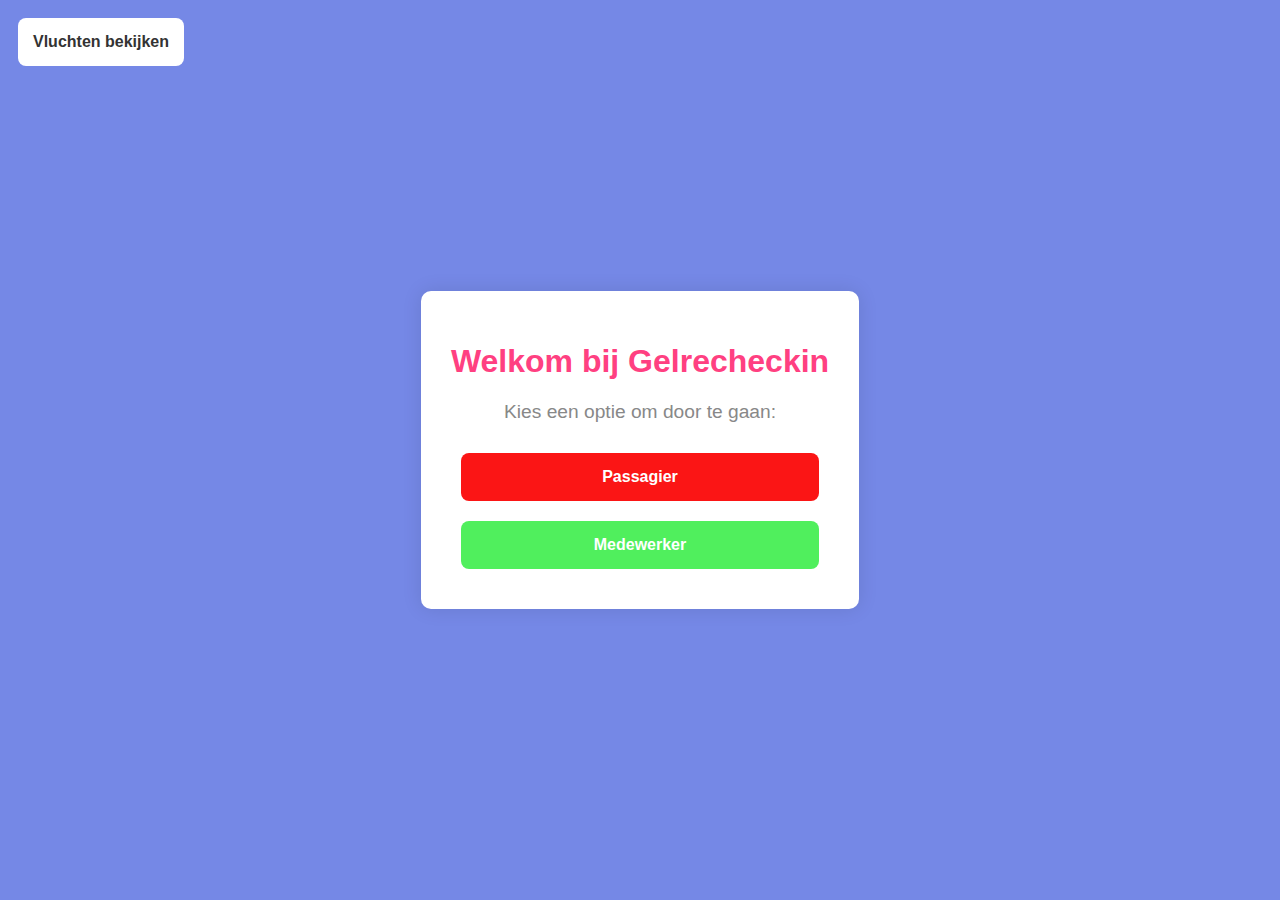
<file: beroepsopdrachtrepository/index.html>
<!DOCTYPE html>
<html lang="nl">
<head>
    <meta charset="UTF-8">
    <meta name="viewport" content="width=device-width, initial-scale=1.0">
    <link rel="stylesheet" href="style.css">
    <title>Gelrecheckin</title>
</head>
<body>
    <div class="houder">
        <h1>Welkom bij Gelrecheckin</h1>
        <p>Kies een optie om door te gaan:</p>
        <div class="opties">
            <a href="passagierinlog.html" class="passagier">Passagier</a>
            <a href="medewerkerinlog.html" class="medewerker">Medewerker</a>
            <a href="vluchtinformatie.html" class="beginscherm">Vluchten bekijken</a>
        </div>
    </div>
</body>
</html>
</file>
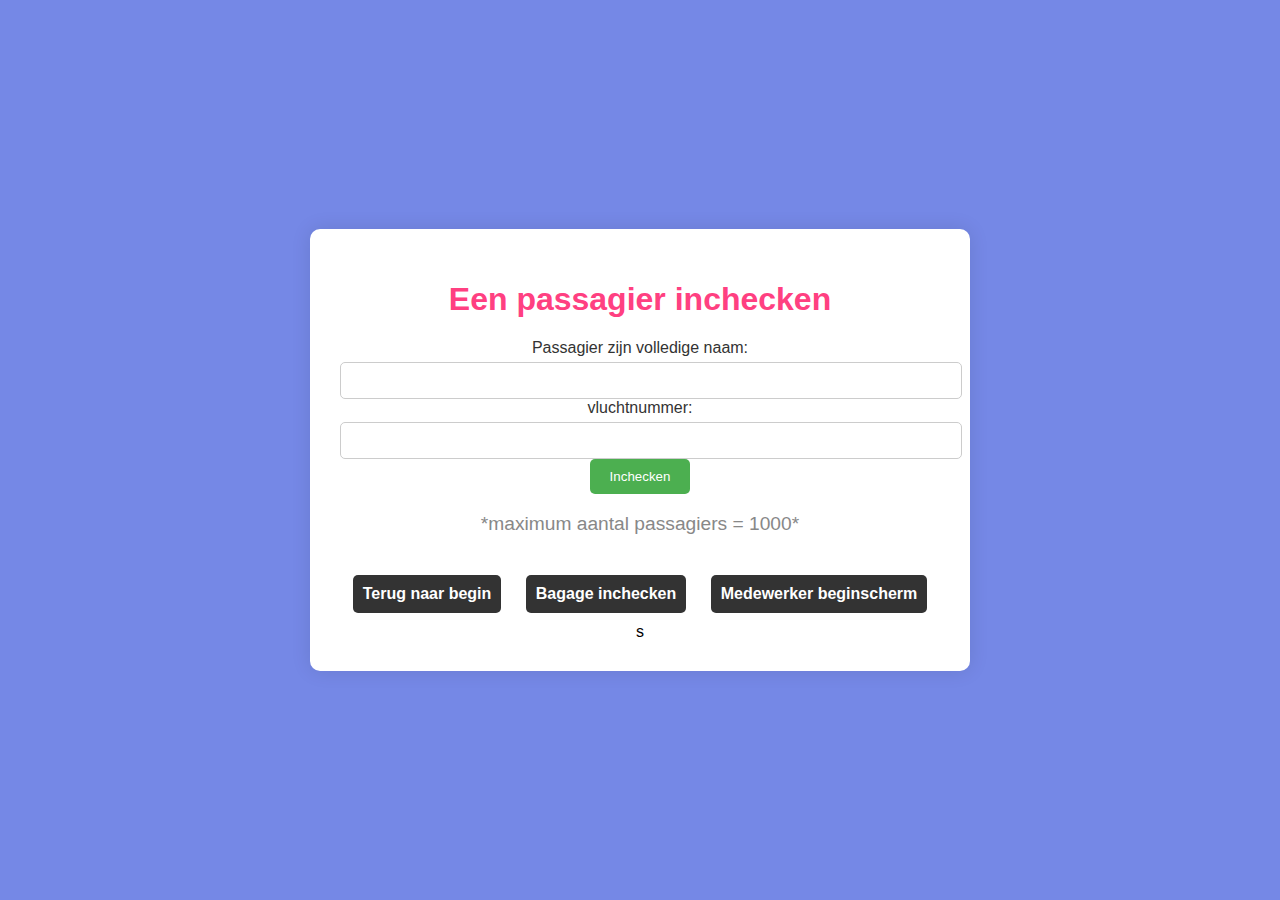
<file: beroepsopdrachtrepository/alsmedewerkerpassinchecken.html>
<!DOCTYPE html>
<html lang="nl">
<head>
    <meta charset="UTF-8">
    <meta name="viewport" content="width=device-width, initial-scale=1.0">
    <link rel="stylesheet" href="style.css">
    <title>Een passagier inchecken als medewerker</title>
</head>
<body>
    <div class="houder">
        <h1>Een passagier inchecken </h1>
  
          
            <label for="baggagegewicht">Passagier zijn volledige naam:</label>
            <input type="GET" id="baggagegewicht" name="baggagegewicht">
            <label for="baggagegewicht">vluchtnummer:</label>
            <input type="GET" id="baggagegewicht" name="baggagegewicht">
           
            
            <button type="submit" class="checkin-button">Inchecken</button>
            <p>*maximum aantal passagiers = 1000*</p>
            
        
        </form>
        <a href="index.html" class="Terugknop">Terug naar begin</a>
        <a href="vluchtbagageincheck.html" class="Terugknop">Bagage inchecken</a>
        <a href="medewerkerinlog.html" class="Terugknop">Medewerker beginscherm</a>s
        
    </div>
</body>
</html>
</file>
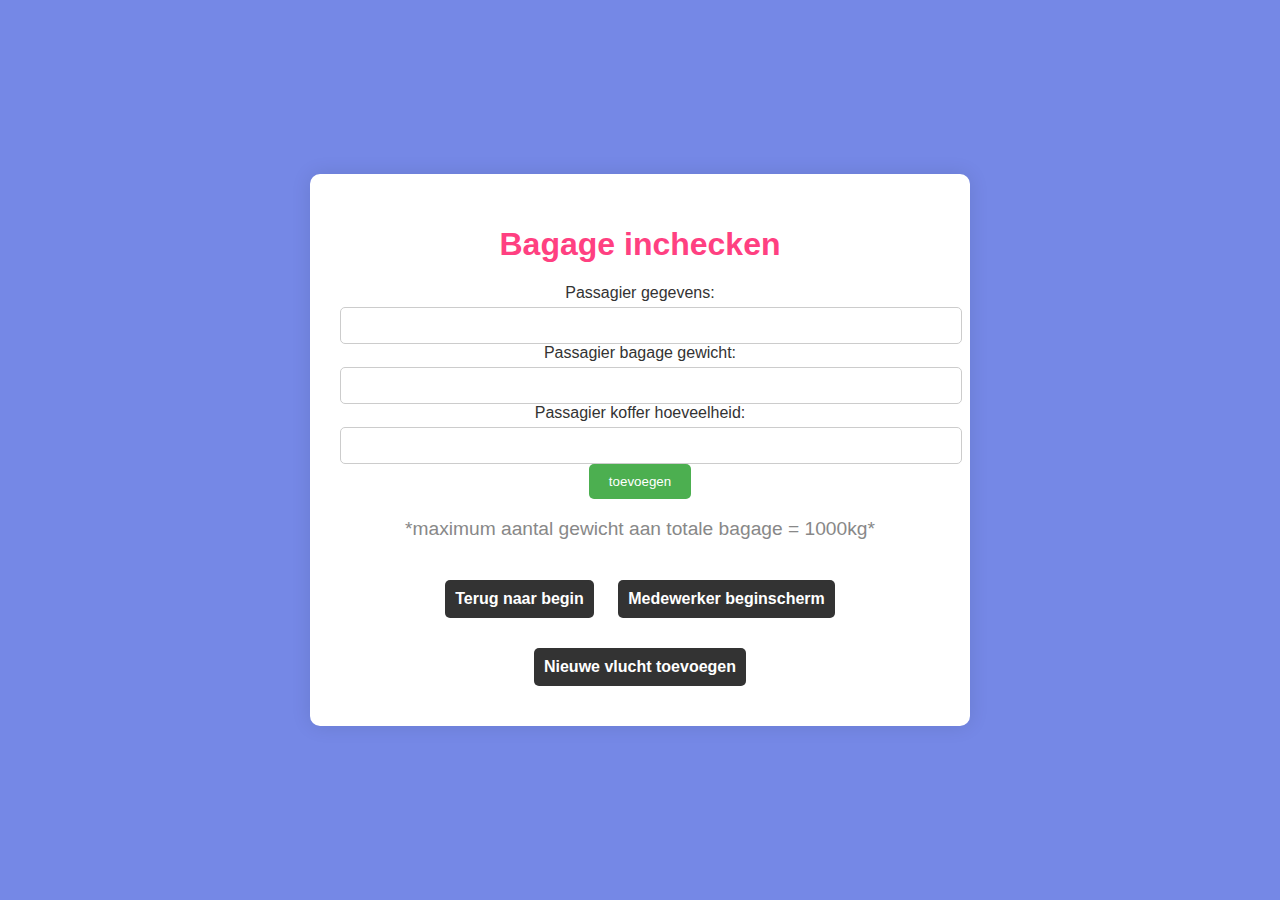
<file: beroepsopdrachtrepository/bagagealsmed.html>
<!DOCTYPE html>
<html lang="nl">
<head>
    <meta charset="UTF-8">
    <meta name="viewport" content="width=device-width, initial-scale=1.0">
    <link rel="stylesheet" href="style.css">
    <title>Baggage Check-In</title>
</head>
<body>
    <div class="houder">
        <h1>Bagage inchecken</h1>
  
          
            <label for="baggageWeight">Passagier gegevens:</label>
            <input type="GET" id="baggageWeight" name="baggageWeight">
            <label for="baggageWeight">Passagier bagage gewicht:</label>
            <input type="GET" id="baggageWeight" name="baggageWeight">
            <label for="baggageWeight">Passagier koffer hoeveelheid:</label>
            <input type="GET" id="baggageWeight" name="baggageWeight">
            

            <button type="submit" class="checkin-button">toevoegen</button>
            <p>*maximum aantal gewicht aan totale bagage = 1000kg*</p>
          
        </form>
        <a href="index.html" class="Terugknop">Terug naar begin</a>
        <a href="medewerkerinlog.html" class="Terugknop">Medewerker beginscherm</a>
        <a href="nieuwevlucht.html" class="Terugknop">Nieuwe vlucht toevoegen</a>  
    </div>
</body>
</html>
</file>
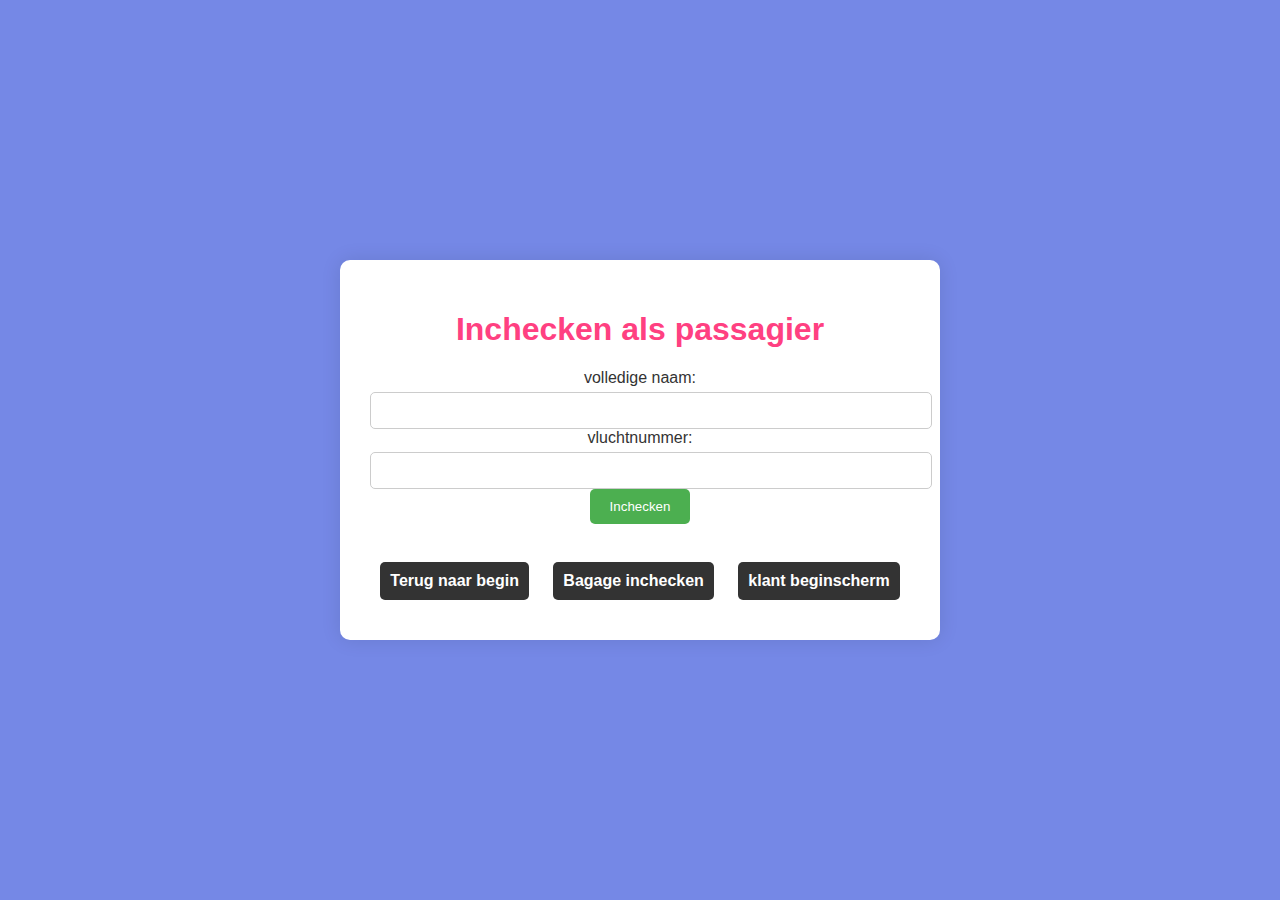
<file: beroepsopdrachtrepository/klant-incheck.html>
<!DOCTYPE html>
<html lang="nl">
<head>
    <meta charset="UTF-8">
    <meta name="viewport" content="width=device-width, initial-scale=1.0">
    <link rel="stylesheet" href="style.css">
    <title>Baggage Check-In</title>
</head>
<body>
    <div class="houder">
        <h1>Inchecken als passagier </h1>
  
          
            <label for="gegevens">volledige naam:</label>
            <input type="GET" id="gegevens" name="gegevens">
            <label for="gegevens">vluchtnummer:</label>
            <input type="GET" id="gegevens" name="gegevens">

            <button type="submit" class="checkin-button">Inchecken</button>
            <br>
            <br>
        </form>
        <a href="index.html" class="Terugknop">Terug naar begin</a>
        <a href="vluchtbagageincheck.html" class="Terugknop">Bagage inchecken</a>
        <a href="passagierinlog.html" class="Terugknop">klant beginscherm</a>
    </div>
</body>
</html>
</file>
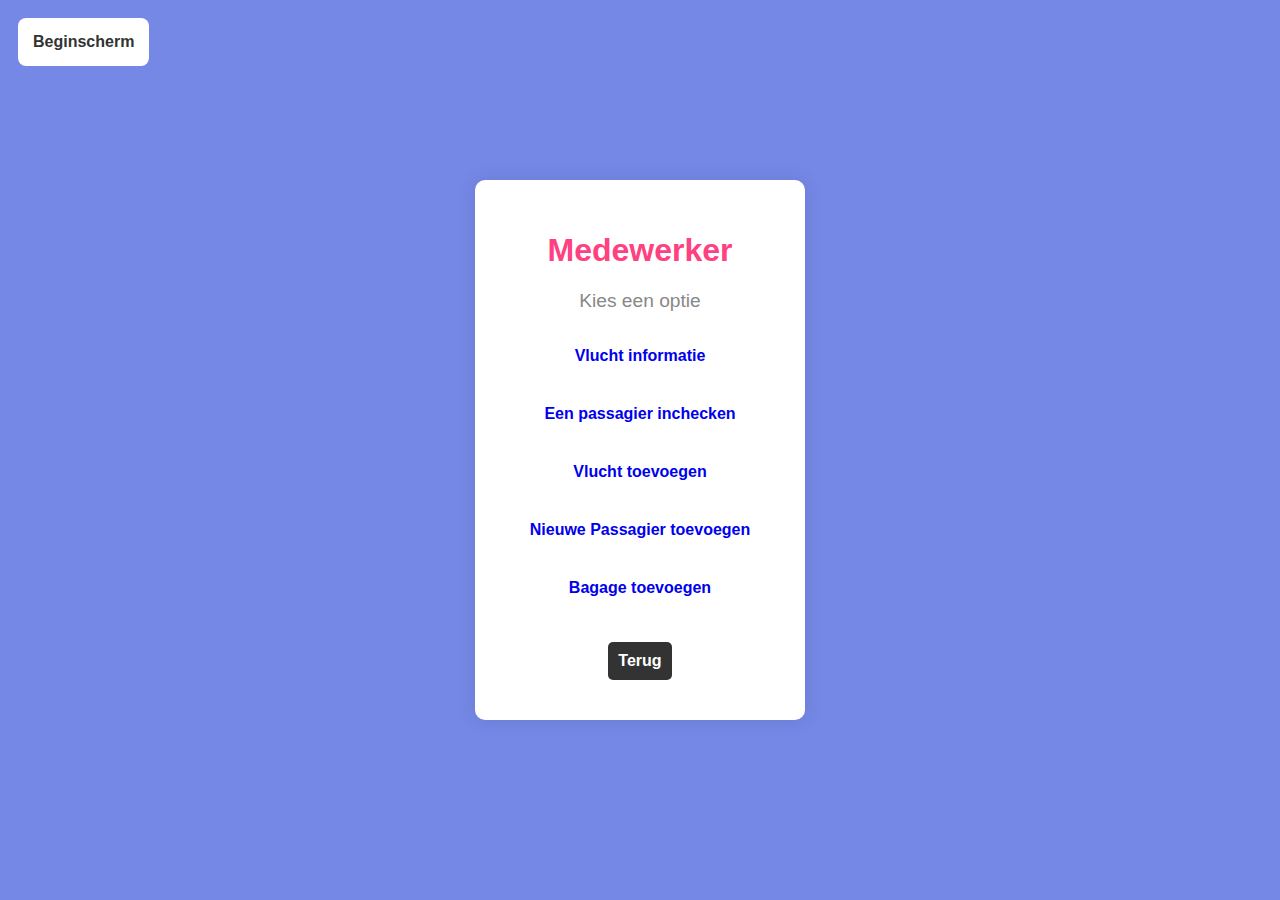
<file: beroepsopdrachtrepository/medewerkerinlog.html>
<!DOCTYPE html>
<html lang="nl">
<head>
    <meta charset="UTF-8">
    <meta name="viewport" content="width=device-width, initial-scale=1.0">
    <link rel="stylesheet" href="style.css">
    <title>Medewerker Inlog</title>
</head>
<body>
    <div class="houder">
        <h1>Medewerker</h1>
        <p>Kies een optie</p>
        <div class="">
            <a href="vluchtinfomedewerker.html" class="vluchtdingen">Vlucht informatie</a>
            <a href="alsmedewerkerpassinchecken.html" class="vluchtdingen">Een passagier inchecken</a>
            <a href="nieuwevlucht.html" class="vluchtdingen">Vlucht toevoegen</a>
            <a href="nieuwepassagier.html" class="vluchtdingen">Nieuwe Passagier toevoegen</a>
            <a href="bagagealsmed.html" class="vluchtdingen">Bagage toevoegen</a>
            
            <a href="index.html" class="beginscherm">Beginscherm</a>
        </div>
        <a href="index.html" class="Terugknop">Terug</a>
    </div>
</body>
</html>
</file>
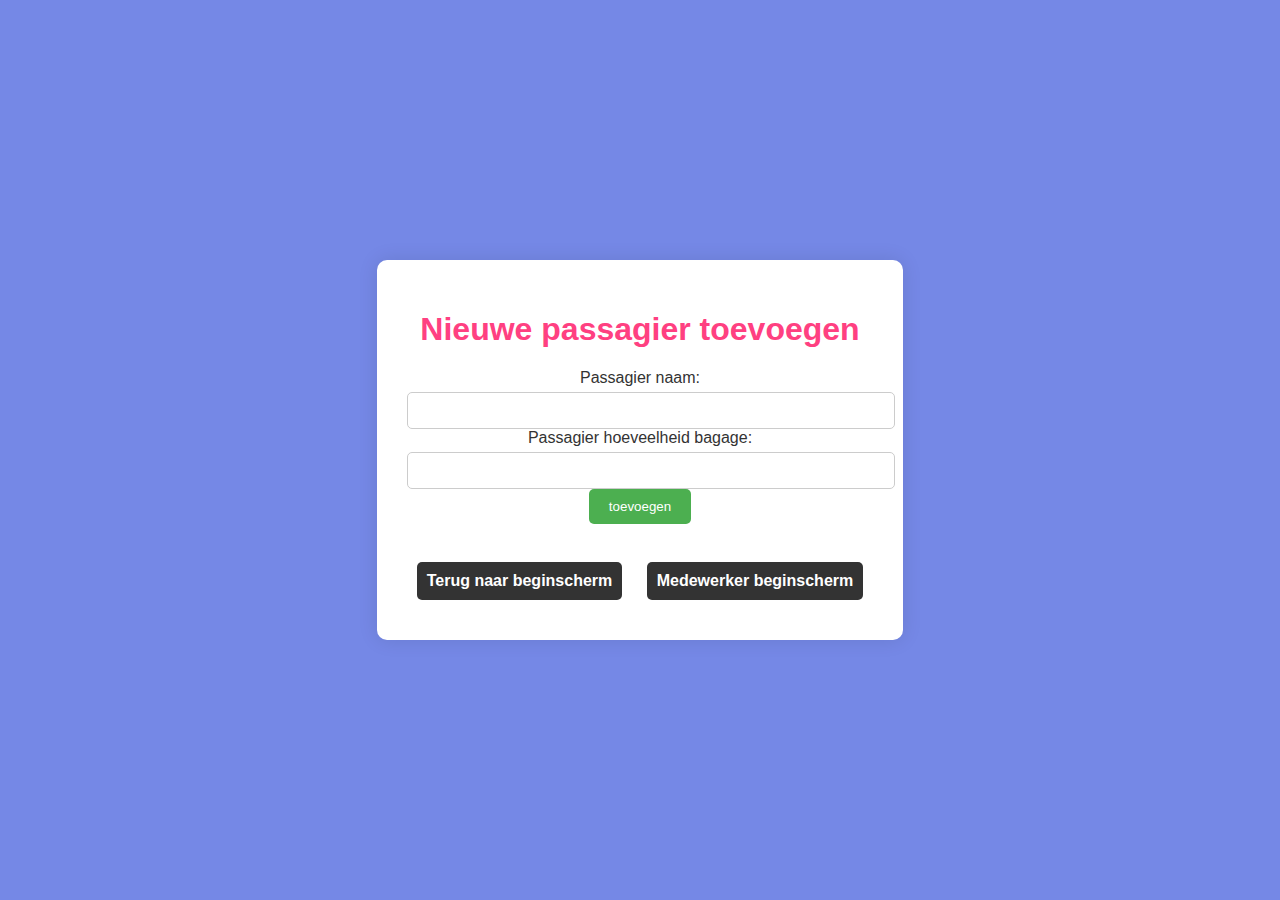
<file: beroepsopdrachtrepository/nieuwepassagier.html>
<!DOCTYPE html>
<html lang="nl">
<head>
    <meta charset="UTF-8">
    <meta name="viewport" content="width=device-width, initial-scale=1.0">
    <link rel="stylesheet" href="style.css">
    <title>Nieuwe passagier toevoegen</title>
</head>
<body>
    <div class="houder">
        <h1>Nieuwe passagier toevoegen</h1>
  
          
            <label for="passagier">Passagier naam:</label>
            <input type="GET" id="passagier" name="passagier">
            <label for="passagier">Passagier hoeveelheid bagage:</label>
            <input type="GET" id="passagier" name="passagier">
            
            

            <button type="submit" class="checkin-button">toevoegen</button>
            <br>
            <br>
        </form>
        <a href="index.html" class="Terugknop">Terug naar beginscherm</a>  
        <a href="medewerkerinlog.html" class="Terugknop">Medewerker beginscherm</a>    
    </div>
</body>
</html>
</file>
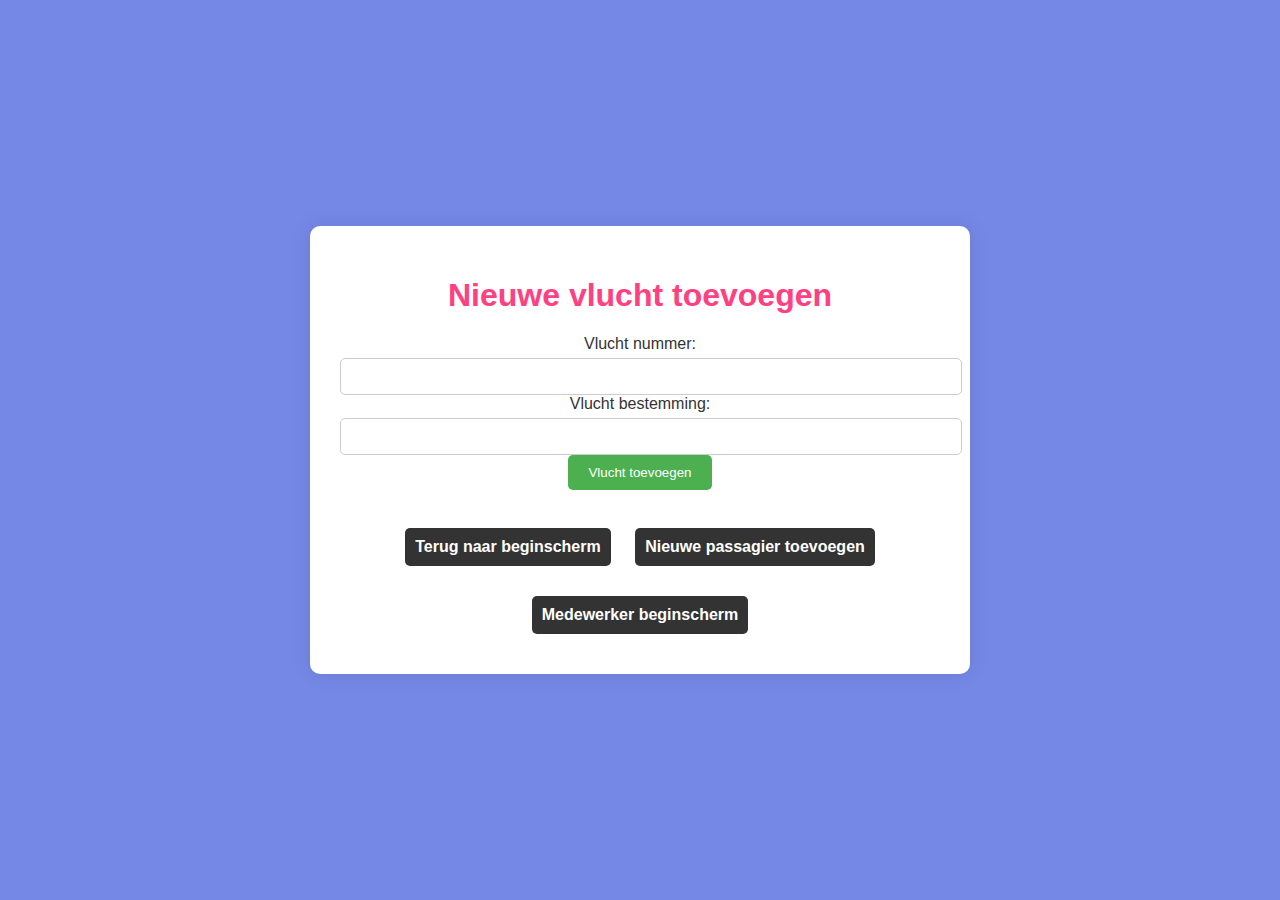
<file: beroepsopdrachtrepository/nieuwevlucht.html>
<!DOCTYPE html>
<html lang="nl">
<head>
    <meta charset="UTF-8">
    <meta name="viewport" content="width=device-width, initial-scale=1.0">
    <link rel="stylesheet" href="style.css">
    <title>Nieuwe vlucht toevoegen</title>
</head>
<body>
    <div class="houder">
        <h1>Nieuwe vlucht toevoegen</h1>
  
          
            <label for="baggageWeight">Vlucht nummer:</label>
            <input type="GET" id="baggageWeight" name="baggageWeight">
            <label for="baggageWeight">Vlucht bestemming:</label>
            <input type="GET" id="baggageWeight" name="baggageWeight">
            
            

            <button type="submit" class="checkin-button">Vlucht toevoegen</button>
            <br>
            <br>
        </form>
        <a href="index.html" class="Terugknop">Terug naar beginscherm</a>
        <a href="nieuwepassagier.html" class="Terugknop">Nieuwe passagier toevoegen</a>       
        <a href="medewerkerinlog.html" class="Terugknop">Medewerker beginscherm</a>
    </div>
</body>
</html>
</file>
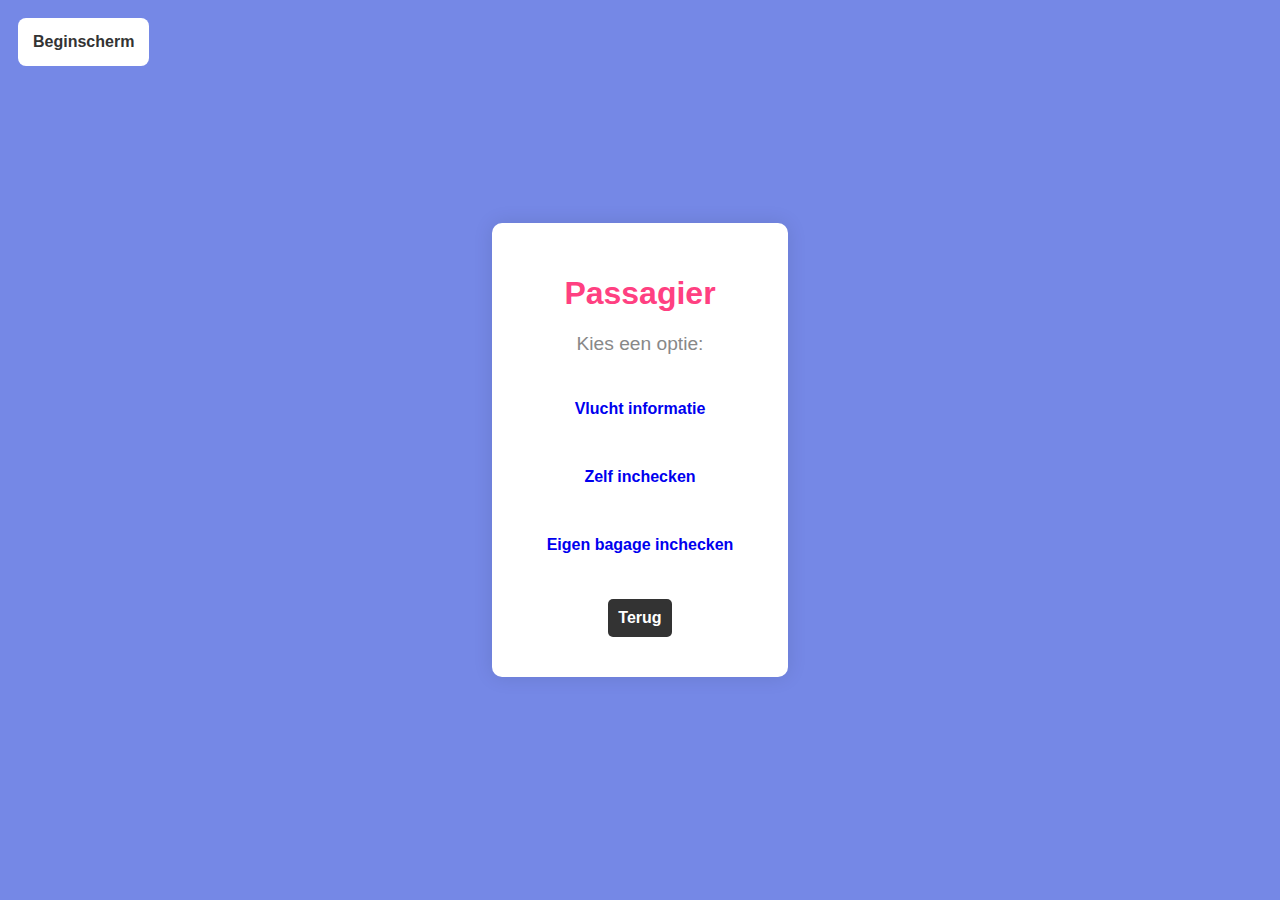
<file: beroepsopdrachtrepository/passagierinlog.html>
<!DOCTYPE html>
<html lang="nl">
<head>
    <meta charset="UTF-8">
    <meta name="viewport" content="width=device-width, initial-scale=1.0">
    <link rel="stylesheet" href="style.css">
    <title>Passagier inlog</title>
</head>
<body>
    <div class="houder">
        <h1>Passagier</h1>
        <p>Kies een optie:</p>
        <div class="opties">
            <a href="vluchtinformatie.html" class="vluchtinformatie">Vlucht informatie</a>
            <a href="klant-incheck.html" class="vluchtinformatie">Zelf inchecken</a>
            <a href="vluchtbagageincheck.html" class="vluchtinformatie">Eigen bagage inchecken</a>
        </div>
        <a href="index.html" class="Terugknop">Terug</a>
        <a href="index.html" class="beginscherm">Beginscherm</a>
    </div>
</body>
</html>
</file>
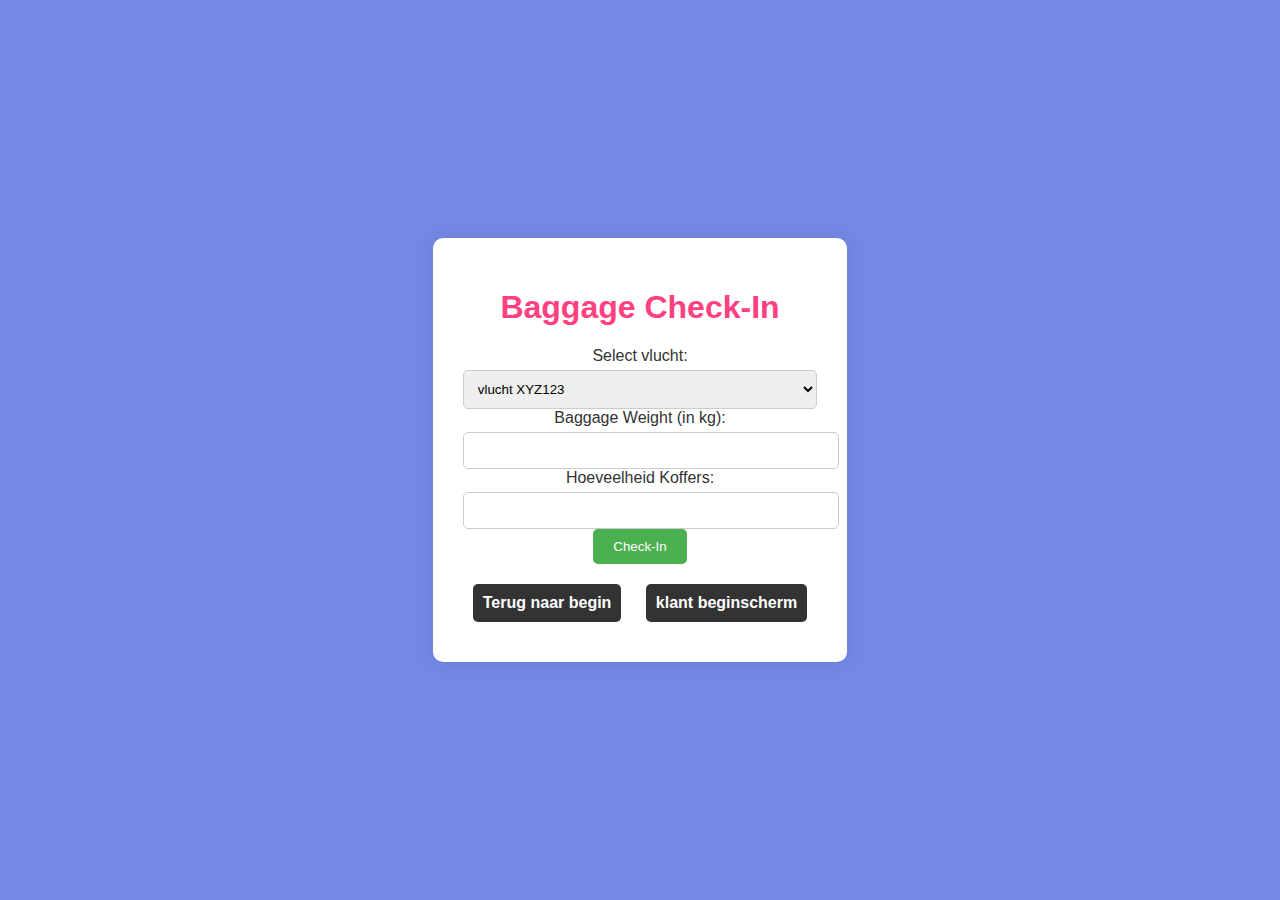
<file: beroepsopdrachtrepository/vluchtbagageincheck.html>
<!DOCTYPE html>
<html lang="nl">
<head>
    <meta charset="UTF-8">
    <meta name="viewport" content="width=device-width, initial-scale=1.0">
    <link rel="stylesheet" href="style.css">
    <title>Baggage Check-In</title>
</head>
<body>
    <div class="houder">
        <h1>Baggage Check-In</h1>
        <form action="process-baggage-checkin.php" method="POST">
            <label for="vlucht">Select vlucht:</label>
            <select id="vlucht" name="vlucht" required>
                <option value="XYZ123">vlucht XYZ123</option>
                <option value="ABC456">vlucht ABC456</option>
                
            </select>

            <label for="baggageWeight">Baggage Weight (in kg):</label>
            <input type="number" id="baggageWeight" name="baggageWeight">
            <label for="Hoeveelheidkoffers">Hoeveelheid Koffers:</label>
            <input type="number" id="Hoeveelheidkoffers" name="Hoeveelheidkoffers">
            

            <button type="submit" class="checkin-button">Check-In</button>
        </form>
        <a href="index.html" class="Terugknop">Terug naar begin</a>
        <a href="passagierinlog.html" class="Terugknop">klant beginscherm</a>
    </div>
</body>
</html>
</file>
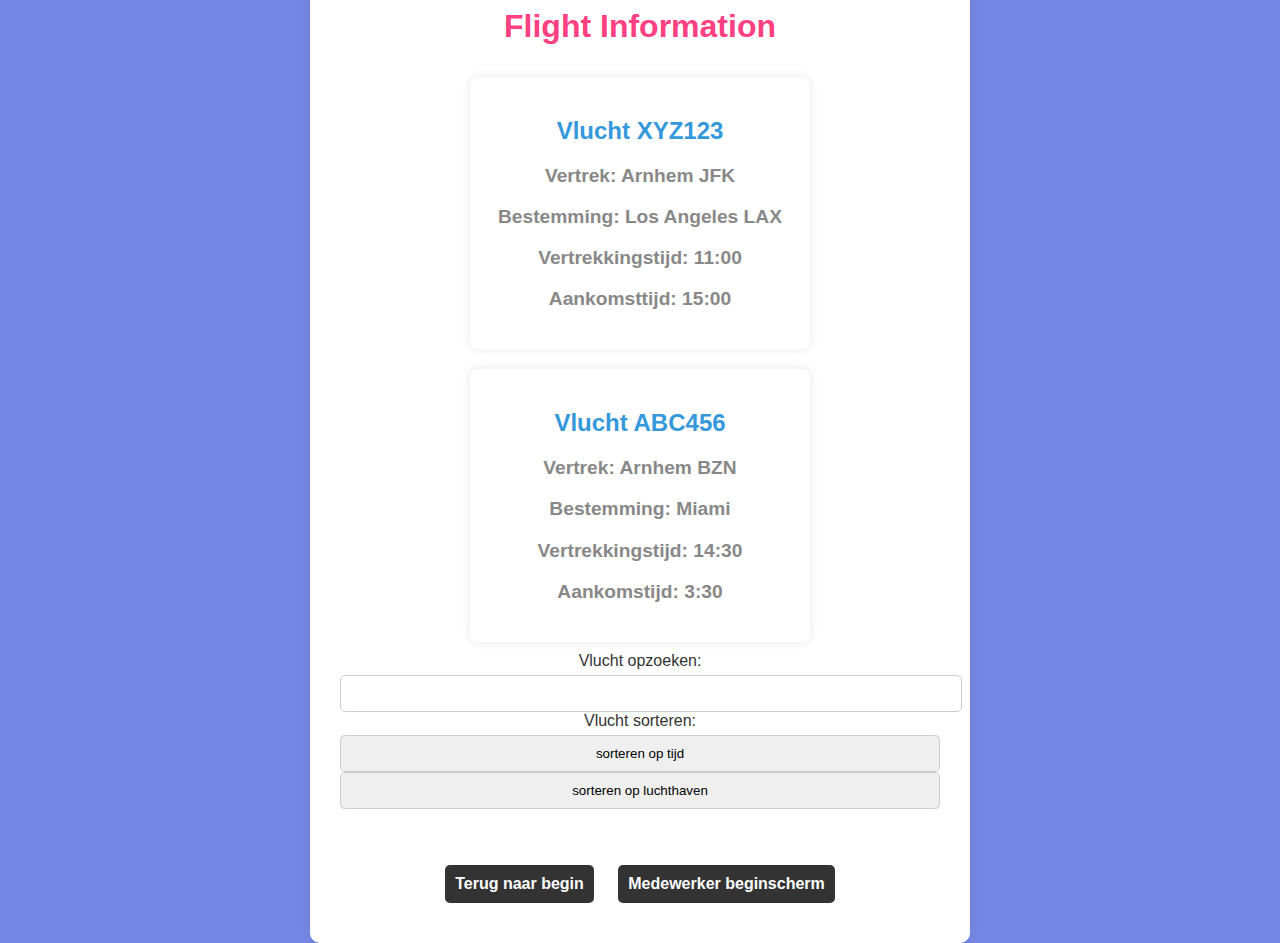
<file: beroepsopdrachtrepository/vluchtinfomedewerker.html>
<!DOCTYPE html>
<html lang="nl">
<head>
    <meta charset="UTF-8">
    <meta name="viewport" content="width=device-width, initial-scale=1.0">
    <link rel="stylesheet" href="style.css">
    <title>Flight Information</title>
</head>
<body>
    <div class="houder">
        <h1>Flight Information</h1>
        <div class="vluchtdingen">
            <div class="vlucht">
                <h2>Vlucht XYZ123</h2>
                <p>Vertrek: Arnhem JFK</p>
                <p>Bestemming: Los Angeles LAX</p>
                <p>Vertrekkingstijd: 11:00 </p>
                <p>Aankomsttijd: 15:00 </p>
            </div>
            <div class="vlucht">
                <h2>Vlucht ABC456</h2>
                <p>Vertrek: Arnhem BZN </p>
                <p>Bestemming: Miami </p>
                <p>Vertrekkingstijd: 14:30 </p>
                <p>Aankomstijd: 3:30 </p>
            </div>
        </div>
        <label for="vluchtopzoeken">Vlucht opzoeken:</label>
        <input type="GET" id="vluchtopzoeken" name="vluchtopzoeken">
        <label for="vluchtsorteren">Vlucht sorteren:</label>
        <input type="button" id="vluchtsorteren" name="vluchtsorteren" value="sorteren op tijd">
        <input type="button" id="vluchtsorteren" name="vluchtsorteren" value="sorteren op luchthaven">
        
      <br>
      <br>
      <br>
        <a href="index.html" class="Terugknop">Terug naar begin</a>
        <a href="medewerkerinlog.html" class="Terugknop">Medewerker beginscherm</a>
        
    </div>
</body>
</html>
</file>
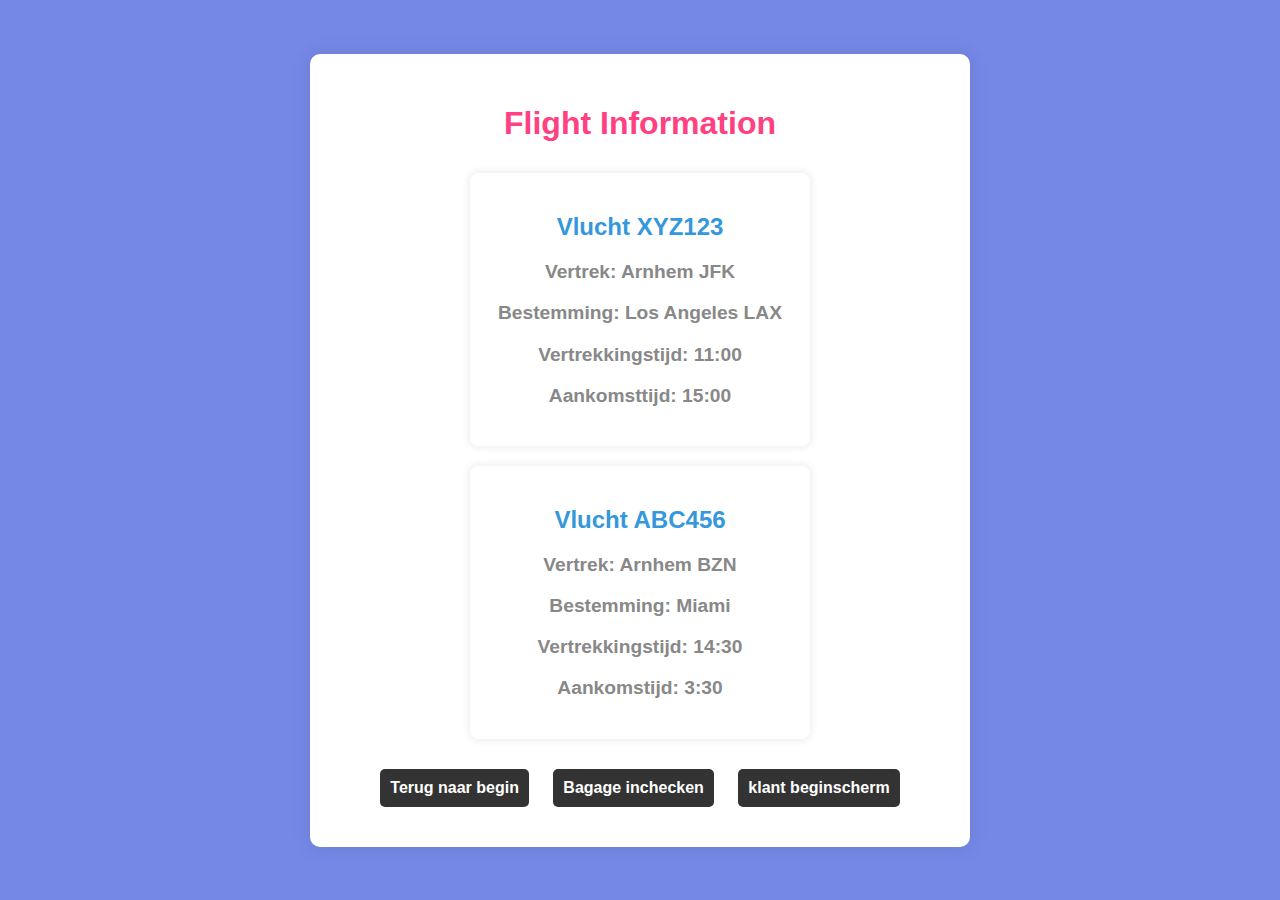
<file: beroepsopdrachtrepository/vluchtinformatie.html>
<!DOCTYPE html>
<html lang="nl">
<head>
    <meta charset="UTF-8">
    <meta name="viewport" content="width=device-width, initial-scale=1.0">
    <link rel="stylesheet" href="style.css">
    <title>Flight Information</title>
</head>
<body>
    <div class="houder">
        <h1>Flight Information</h1>
        <div class="vluchtdingen">
            <div class="vlucht">
                <h2>Vlucht XYZ123</h2>
                <p>Vertrek: Arnhem JFK</p>
                <p>Bestemming: Los Angeles LAX</p>
                <p>Vertrekkingstijd: 11:00 </p>
                <p>Aankomsttijd: 15:00 </p>
            </div>
            <div class="vlucht">
                <h2>Vlucht ABC456</h2>
                <p>Vertrek: Arnhem BZN </p>
                <p>Bestemming: Miami </p>
                <p>Vertrekkingstijd: 14:30 </p>
                <p>Aankomstijd: 3:30 </p>
            </div>
        </div>
        <a href="index.html" class="Terugknop">Terug naar begin</a>
        <a href="vluchtbagageincheck.html" class="Terugknop">Bagage inchecken</a>
        <a href="passagierinlog.html" class="Terugknop">klant beginscherm</a>

    </div>
</body>
</html>
</file>
<file: beroepsopdrachtrepository/style.css>
body {
    font-family: 'Segoe UI', Tahoma, Geneva, Verdana, sans-serif;
    background-color: #7588e6;
    margin: 0;
    padding: 0;
    display: flex;
    align-items: center;
    justify-content: center;
    height: 100vh;
}

.houder {
    text-align: center;
    max-width: 600px;
    background-color: #fff;
    padding: 30px;
    border-radius: 10px;
    box-shadow: 0 0 20px rgba(0, 0, 0, 0.1);
}

h1 {
    color: #ff4081;
    font-size: 2em;
}

p {
    color: #888;
    font-size: 1.2em;
}

.opties {
    display: flex;
    flex-direction: column;
    margin-top: 20px;
}

a {
    text-decoration: none;
    padding: 15px;
    margin: 10px;
    border-radius: 8px;
    font-weight: bold;
    cursor: pointer;
    transition: background-color 0.5s, color 0.5s;
}

.passagier {
    background-color: #fb1515;
    color: #fff;
}

.medewerker {
    background-color: #50ef5d;
    color: #fff;
}


a.beginscherm{
    background-color: #fff;
    color: #333;
     position:absolute;
     top: 8px;;
     left: 8px;
     
}

a:hover {
    background-color: #3949ab;
}


.checkin{
    background-color:#4caf50;
    color: #fff;
}
.Terugknop {
    text-decoration: none;
    padding: 10px;
    margin-top: 20px;
    display: inline-block;
    background-color: #333;
    color: #fff;
    border-radius: 5px;
    transition: background-color 0.3s;
}

.Terugknop:hover {
    background-color: #555;
    color: #fff;
}

.vlucht, .checkin{
    text-decoration: none;
    padding: 15px;
    margin: 10px;
    border-radius: 8px;
    font-weight: bold;
    cursor: pointer;
    transition: color 0.3s, background-color 0.3s;
}



.vluchtdingen {
    display: flex;
    justify-content: space-around;
    flex-wrap: wrap;
}

.vlucht {
    background-color: #fff;
    padding: 20px;
    margin: 10px;
    border-radius: 8px;
    box-shadow: 0 0 10px rgba(0, 0, 0, 0.1);
    width: 300px;
    text-align: center;
}

.vlucht h2 {
    color: #3498db;
}



form {
    margin-top: 20px;
    text-align: center;
}

label {
    display: block;
    margin-bottom: 5px;
    color: #333;
}

select, input {
    width: 100%;
    padding: 10px;
    margin-bottom: 15px
    box-sizing: border-box;
    border: 1px solid #ccc;
    border-radius: 5px;
}

.checkin-button {
    background-color: #4caf50;
    color: #fff;
    padding: 10px 20px;
    border: none;
    border-radius: 5px;
    cursor: pointer;
    
  transition: 0.5s;
}

.checkin-button:hover {
    
    background-color: #45a049;
}
</file>
